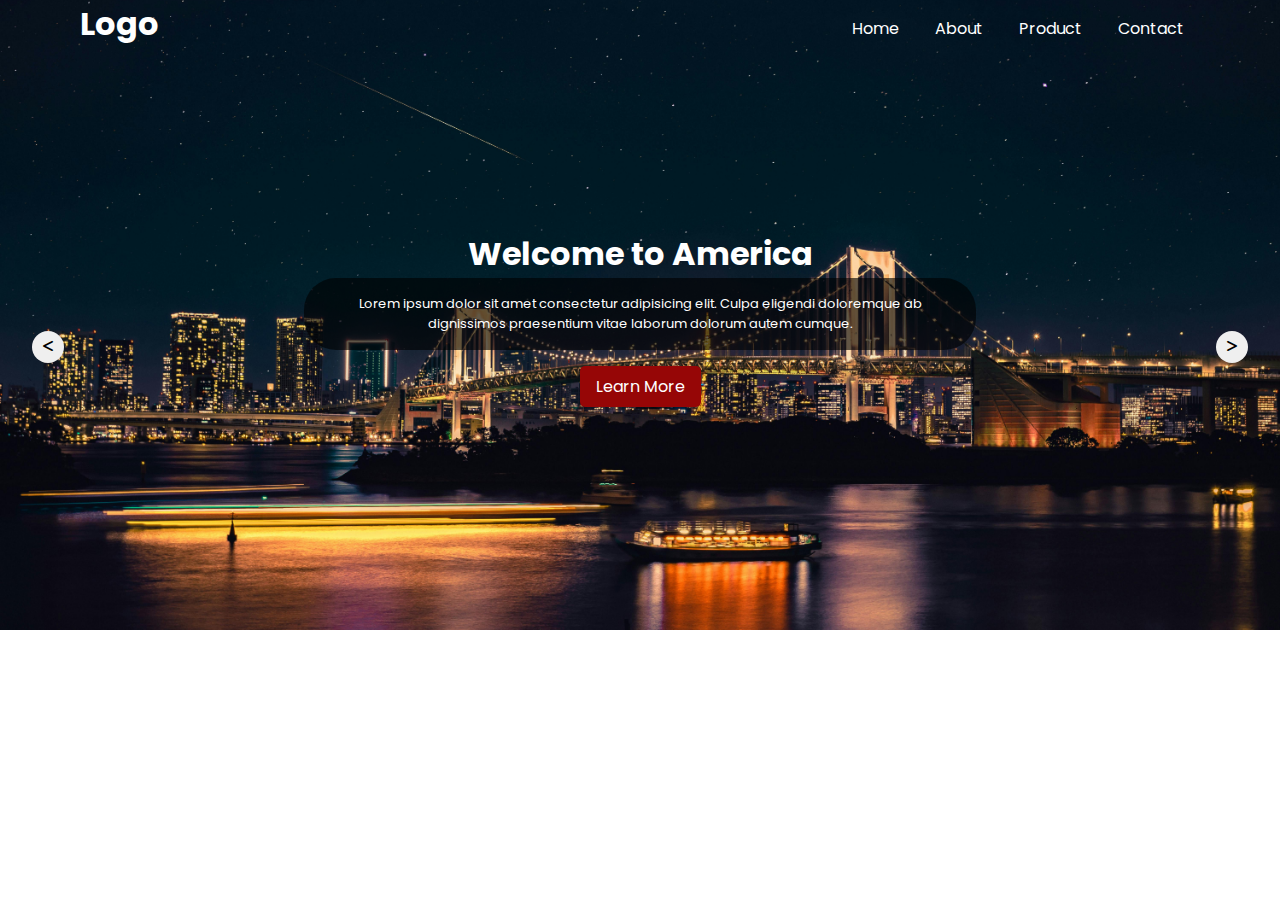
<file: index.html>
<!DOCTYPE html>
<html lang="en">

<head>
    <meta charset="UTF-8">
    <meta name="viewport" content="width=device-width, initial-scale=1.0">
    <title>Document</title>
    <link rel="stylesheet" href="./Slider.css">
    <link rel="stylesheet" href="./fontawesome-free-6.5.1-web/css/all.min.css">
    <link
        href="https://fonts.googleapis.com/css2?family=Montserrat:ital,wght@0,100..900;1,100..900&family=Noto+Sans:ital,wght@0,100..900;1,100..900&family=Open+Sans:ital,wght@0,300..800;1,300..800&family=Poppins:ital,wght@0,100;0,200;0,300;0,400;0,500;0,600;0,700;0,800;0,900;1,100;1,200;1,300;1,400;1,500;1,600;1,700;1,800;1,900&family=Radley:ital@0;1&family=Raleway:ital,wght@0,100..900;1,100..900&family=Roboto:ital,wght@0,100;0,300;0,400;0,500;0,700;0,900;1,100;1,300;1,400;1,500;1,700;1,900&display=swap"
        rel="stylesheet">
</head>

<body>

    <header>

        <div class="navbar">
            <h1>Logo</h1>

            <nav>
                <a href="Home">Home</a>
                <a href="About">About</a>
                <a href="Product">Product</a>
                <a href="Contact">Contact</a>
            </nav>

        </div>


        <section class="">


            <div class="slider">

                <div class="slide">
                    <img src="./IMAGES/pexels-1.jpg" alt="">
                    <div class="content">
                        <h3>Welcome to America</h3>
                        <p>Lorem ipsum dolor sit amet consectetur adipisicing elit. Culpa eligendi doloremque ab
                            dignissimos
                            praesentium
                            vitae laborum dolorum autem cumque.</p>
                        <button class="btn">Learn More</button>
                    </div>

                </div>

                <div class="slide">
                    <img src="./IMAGES/pexels-2.jpg" alt="">
                    <div class="content">
                        <h3>Welcome to America</h3>
                        <p>Lorem ipsum dolor sit amet consectetur adipisicing elit. Culpa eligendi doloremque ab
                            dignissimos
                            praesentium
                            vitae laborum dolorum autem cumque.</p>
                        <button class="btn">Learn More</button>
                    </div>

                </div>


                <div class="slide">
                    <img src="./IMAGES/pexels-3.jpg" alt="">
                    <div class="content">
                        <h3>Welcome to America</h3>
                        <p>Lorem ipsum dolor sit amet consectetur adipisicing elit. Culpa eligendi doloremque ab
                            dignissimos
                            praesentium
                            vitae laborum dolorum autem cumque.</p>
                        <button class="btn">Learn More</button>
                    </div>

                </div>



                <div class="slide">
                    <img src="./IMAGES/pexels-4.jpg" alt="">
                    <div class="content">
                        <h3>Welcome to America</h3>
                        <p>Lorem ipsum dolor sit amet consectetur adipisicing elit. Culpa eligendi doloremque ab
                            dignissimos
                            praesentium
                            vitae laborum dolorum autem cumque.</p>
                        <button class="btn">Learn More</button>
                    </div>

                </div>






            </div>




            <div class="controls">
                <button onclick="prevSlide()"> <i class="fa-solid fa-less-than"></i></button>
                <button onclick="nextSlide()"> <i class="fa-solid fa-greater-than"></i></button>
            </div>



        </section>
    </header>







    <script src="./Slider.js"></script>
</body>

</html>
</file>
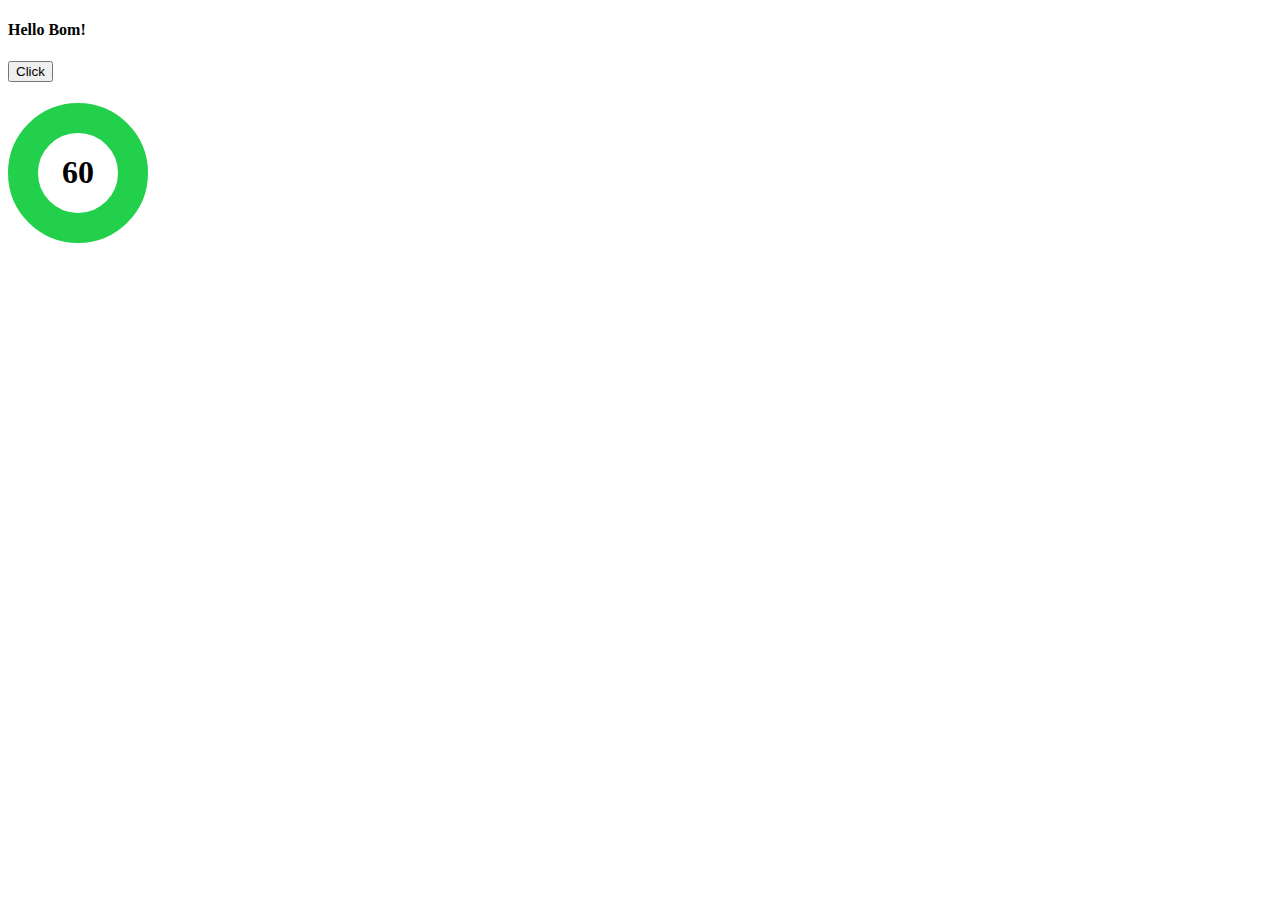
<file: bom.html>
<!DOCTYPE html>
<html lang="en">
<head>
    <meta charset="UTF-8">
    <meta name="viewport" content="width=
    , initial-scale=1.0">
    <title>Document</title>
</head>

<style>
    h1{
        width: 5rem;
        height: 5rem;
        border-radius: 50%;
        border: 30px solid #23d04b;
        display: flex;
        justify-content: center;
        align-items: center;
    }
</style>
<body>
    
<h4> Hello Bom!</h4>

<button>Click</button>

<h1>60</h1>


<script src="./bom.js"></script>
</body>
</html>
</file>
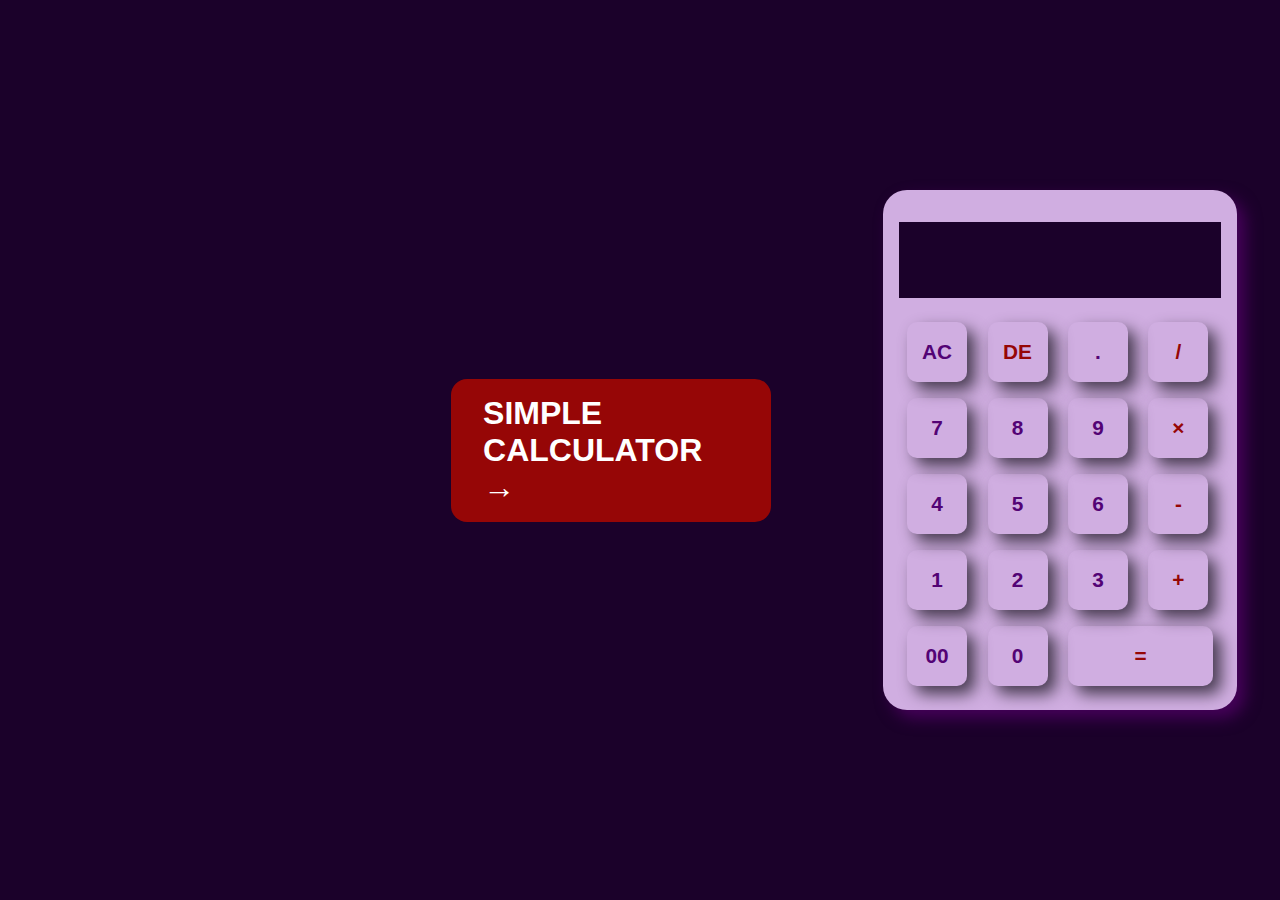
<file: cal.html>
<!DOCTYPE html>
<html lang="en">

<head>
    <meta charset="UTF-8">
    <meta name="viewport" content="width=device-width, initial-scale=1.0">
    <title>Document</title>
    <link rel="stylesheet" href="./cal.css">
</head>

<body>

    <div class="container">
        <h1>SIMPLE CALCULATOR  &#x2192;</h1>

        <div class="calculator">
            <form class="input">
                <div class="display">
                     <div><input type="text" name="display"></div> 
                

                </div>

                <div>
                    <input type="button" value="AC" onclick="display.value ='' ">
                    <input type="button" value="DE" onclick="display.value = display.value.toString().slice(0, -1)" class="operator">
                    <input type="button" value="." onclick="display.value +='.' ">
                    <input type="button" value="/" onclick="display.value +='/' " class="operator">
                </div>

                <div>
                    <input type="button" value="7" onclick="display.value +='7' ">
                    <input type="button" value="8" onclick="display.value +='8' ">
                    <input type="button" value="9" onclick="display.value +='9' ">
                    <input type="button" value="&#215;" onclick="display.value +='*' " class="operator">
                </div>

                <div>
                    <input type="button" value="4" onclick="display.value +='4' ">
                    <input type="button" value="5" onclick="display.value +='5' ">
                    <input type="button" value="6" onclick="display.value +='6' ">
                    <input type="button" value="-" onclick="display.value +='-' " class="operator">
                </div>

                <div>
                    <input type="button" value="1" onclick="display.value +='1' ">
                    <input type="button" value="2" onclick="display.value +='2' ">
                    <input type="button" value="3" onclick="display.value +='3' ">
                    <input type="button" value="+" onclick="display.value +='+' " class="operator">
                </div>

                <div>
                    <input type="button" value="00" onclick="display.value +='00' ">
                    <input type="button" value="0" onclick="display.value +='0' ">
                    <input type="button" value="="  onclick="display.value =eval(display.value)" class="equal operator">
                </div>



            </form>
        </div>


    </div>




</body>

</html>
</file>
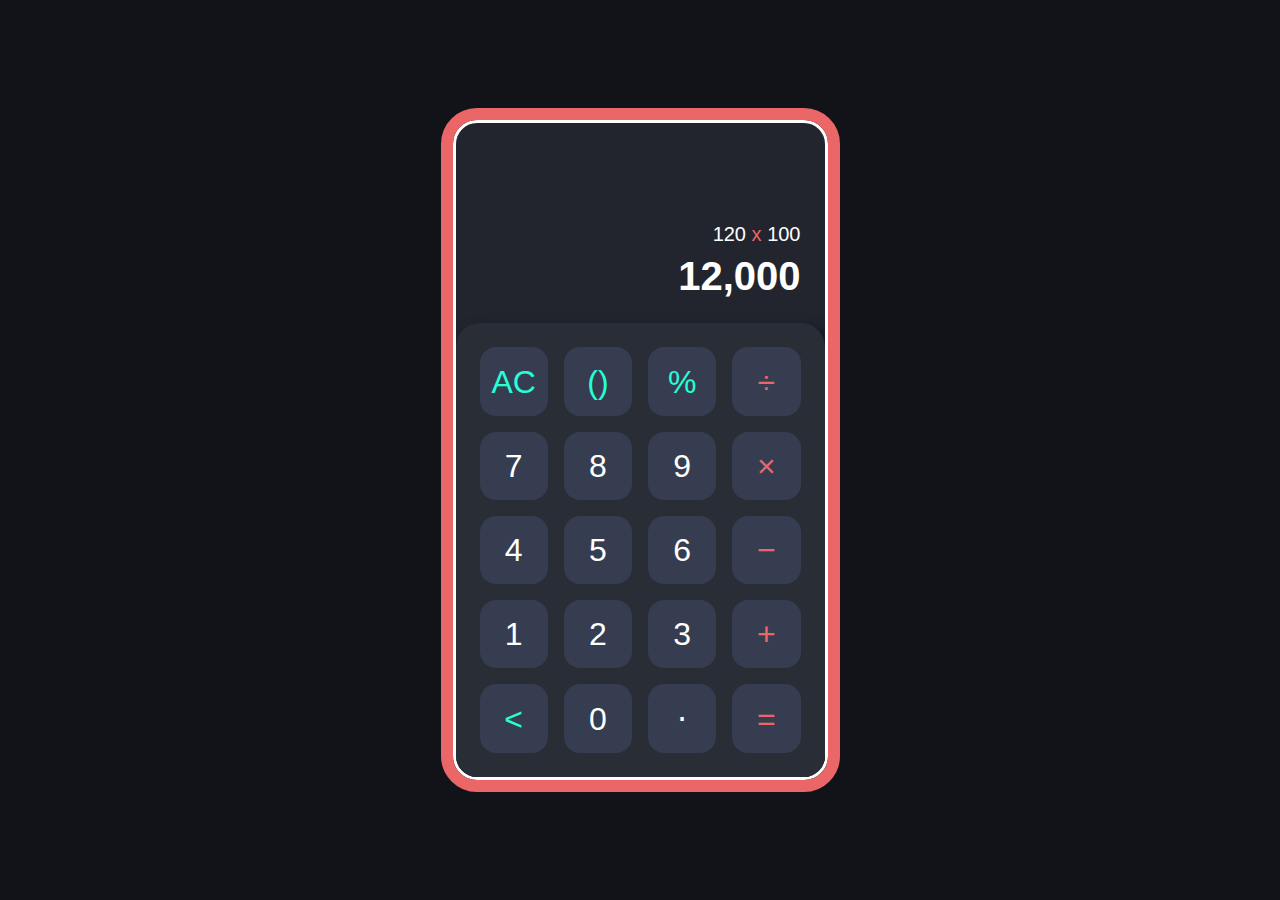
<file: Cal2.html>
<!DOCTYPE html>
<html lang="en">

<head>
    <meta charset="UTF-8">
    <meta name="viewport" content="width=device-width, initial-scale=1.0">
    <title></title>
    <link rel="stylesheet" href="./Cal2.css">
</head>

<body>



    <div class="app">


        <div class="calculator">
            <div class="display">
                <div class="content">
                    <!-- <div class="input"></div>
                    <div class="output"></div> -->
                    <div class="input">120 <span class="operator"> x </span>100</div>
                    <div class="output">12,000</div> 
                </div>

               

            </div>


            <div class="keys">

                <div data-key="clear" class="key actions">
                    <span class="index">AC</span>

                </div>

                <div data-key="brackets" class="key actions">
                    <span class="index">()</span>

                </div>

                <div data-key="percent" class="key actions">
                    <span class="index">%</span>

                </div>

                <div data-key="/" class="key operator">
                    <span class="sign">&#247;</span>

                </div>

                <div data-key="7" class="key action">
                    <span >7</span>

                </div>

                <div data-key="8" class="key action">
                    <span>8</span>

                </div>

                <div data-key="9" class="key action">
                    <span>9</span>

                </div>

                <div data-key="*" class="key operator">
                    <span class="sign">&#215;</span>

                </div>

                <div data-key="4" class="key action">
                    <span>4</span>

                </div>

                <div data-key="5" class="key action">
                    <span>5</span>

                </div>

                <div data-key="6" class="key action">
                    <span>6</span>

                </div>


                <div data-key="-" class="key operator">
                    <span class="sign">&minus;</span>

                </div>

                <div data-key="1" class="key action">
                    <span>1</span>

                </div>

                <div data-key="2" class="key action">
                    <span>2</span>

                </div>

                <div data-key="3" class="key action">
                    <span>3</span>

                </div>

                <div data-key="+" class="key operator">
                    <span class="sign">&plus;</span>

                </div>


                <div data-key="backspace" class="key actions">
                    <span class="index">&#60;</span>

                </div>

                <div data-key="0" class="key action">
                    <span>0</span>

                </div>

                <div data-key="." class="key action">
                    <span>&sdot;</span>

                </div>

                <div data-key="=" class="key operator">
                    <span class="sign">&equals;</span>

                </div>


            </div>




        </div>


    </div>





    <script src="./Cal2.js"></script>
</body>

</html>
</file>
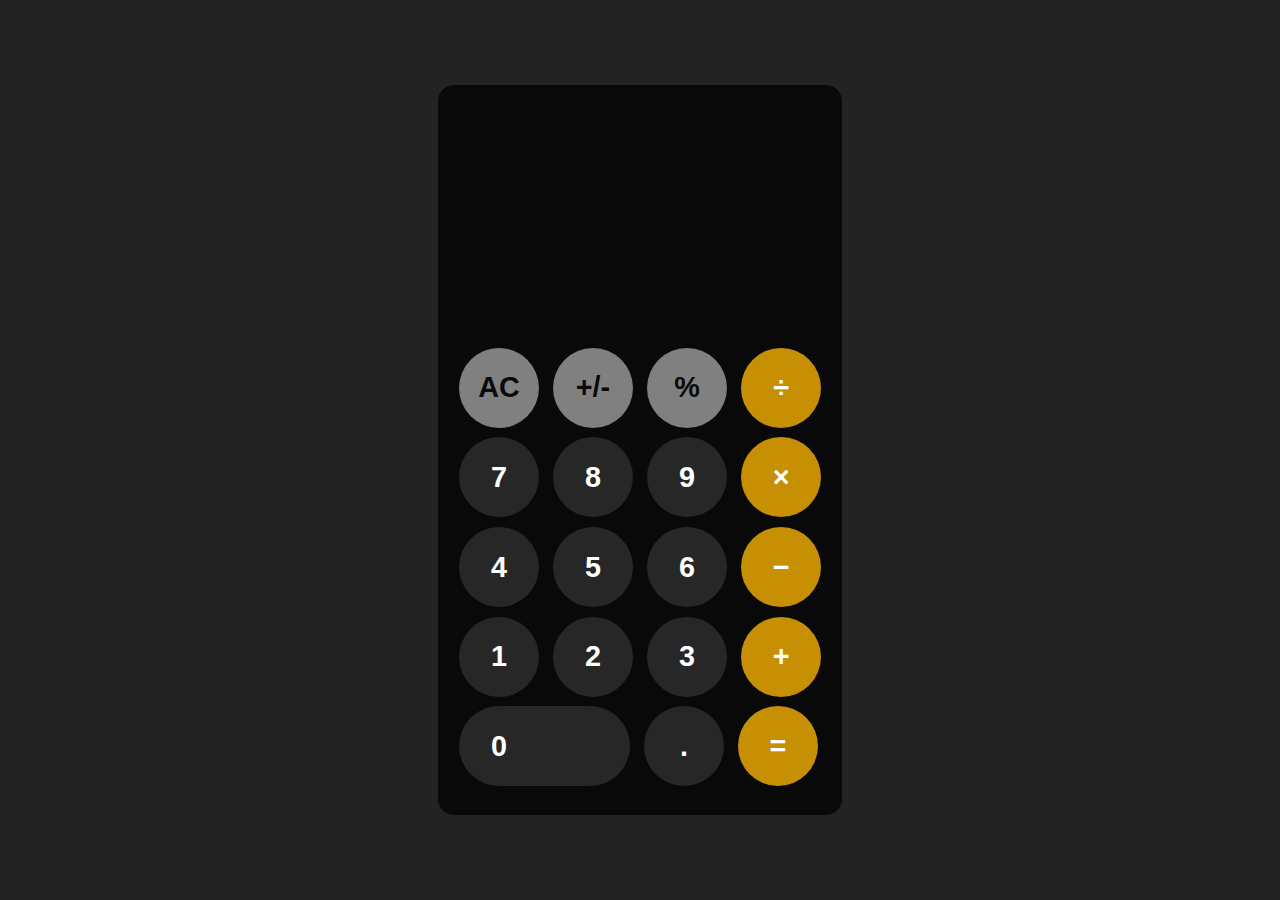
<file: cal3.html>
<!DOCTYPE html>
<html lang="en">
<head>
    <meta charset="UTF-8">
    <meta name="viewport" content="width=device-width, initial-scale=1.0">
    <title>CALCULATOR</title>
    <link rel="stylesheet" href="./cal3.css">
</head>
<body>
    <div class="container">
        <div class="calculator">

             <div class="display">
                    <input class="input" type="button" value="">
                </div>

            <form class="input">

                <div>
                    <input class="index" type="button" value="AC">
                    <input class="index" type="button" value="+/-">
                    <input class="index" type="button" value="%">
                    <input class="sign" type="button" value="&#247;">
                </div>

                <div>
                    <input type="button" value="7" onclick="display.value ='7' ">
                    <input type="button" value="8">
                    <input type="button" value="9">
                    <input class="sign" type="button" value="&#215;">
                </div>

                <div>
                    <input type="button" value="4">
                    <input type="button" value="5">
                    <input type="button" value="6">
                    <input class="sign" type="button" value="&minus;">
                </div>

                <div>
                    <input type="button" value="1">
                    <input type="button" value="2">
                    <input type="button" value="3">
                    <input class="sign" type="button" value="+">
                </div>

                
                <div>
                    <input class="zero" type="button" value="0">
                    <input type="button" value=".">
                    <input class="sign" type="button" value="&equals;">
                  
                </div>

            

            </form>
           

        </div>

    </div>

<script src="./cal3.js"></script>
    
</body>
</html>
</file>
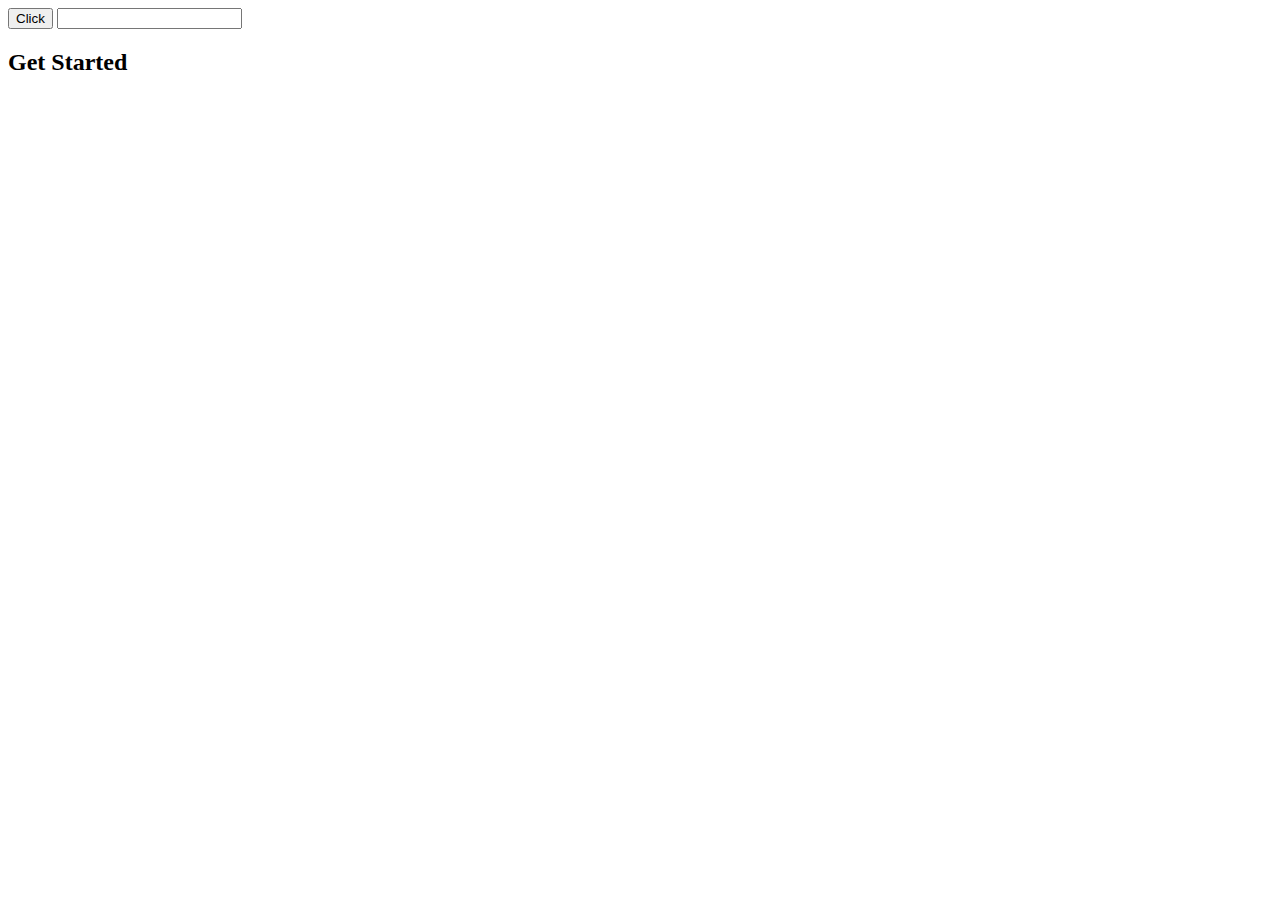
<file: dom.html>
<!DOCTYPE html>
<html lang="en">
<head>
    <meta charset="UTF-8">
    <meta name="viewport" content="width=device-width, initial-scale=1.0">
    <title>Document</title>
</head>
<body>

    <button id="btn"> Click</button>


    <input type="text">
    

    <h2 class="changetored"> Get Started </h2>

    <script src="./dom.js"></script>
</body>
</html>
</file>
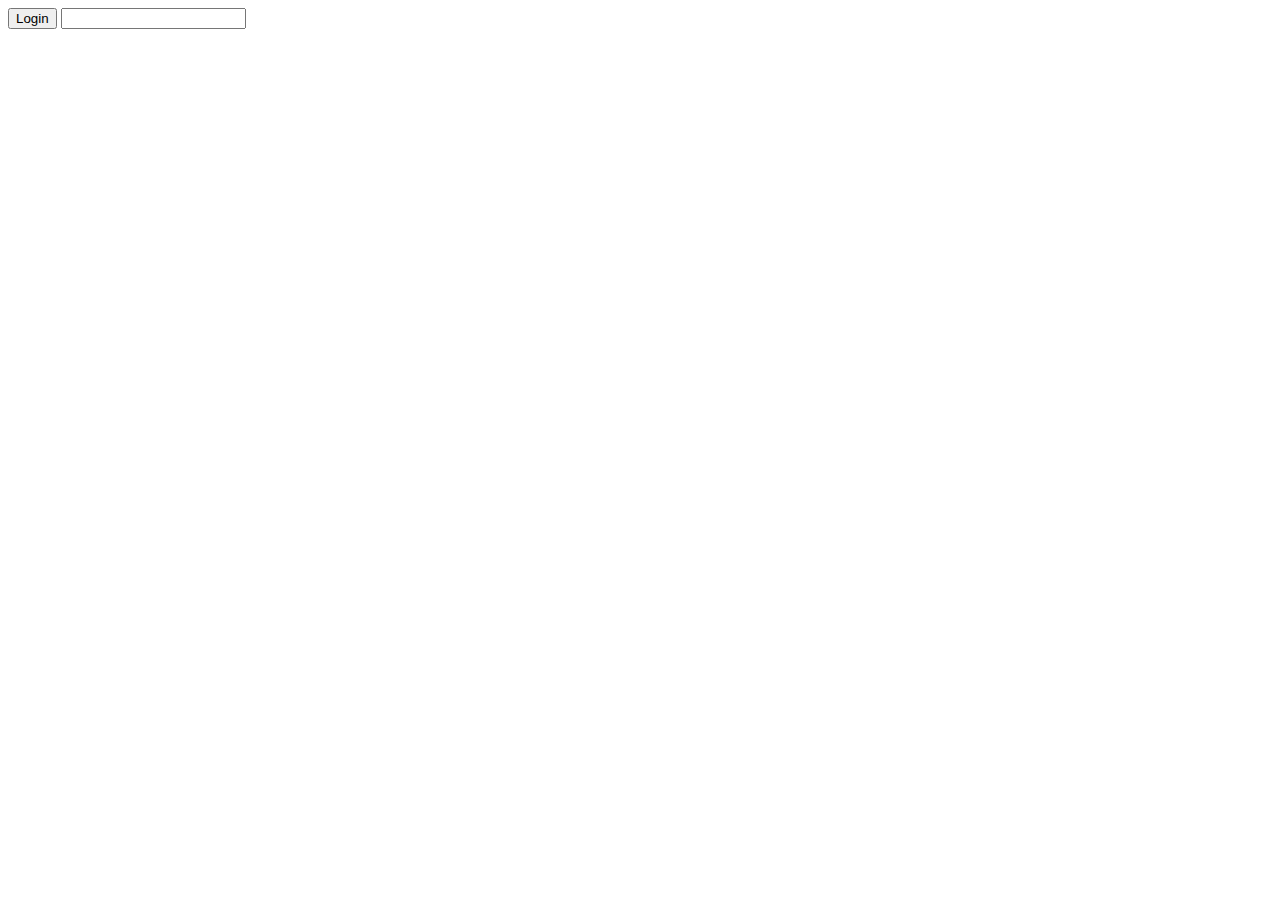
<file: event.html>
<!DOCTYPE html>
<html lang="en">
<head>
    <meta charset="UTF-8">
    <meta name="viewport" content="width=device-width, initial-scale=1.0">
    <title>Document</title>
</head>
<body>
    
<!-- <h1 onclick="greeting()">Event in JS</h1>
<button onclick="greeting()">Get started</button> -->

<button onmouseover="Login( 'john@example.com',  '12345')">Login</button>



<input type="text"onchange= "handleChange()">

    <script src="./event.js"></script>
</body>
</html>
</file>
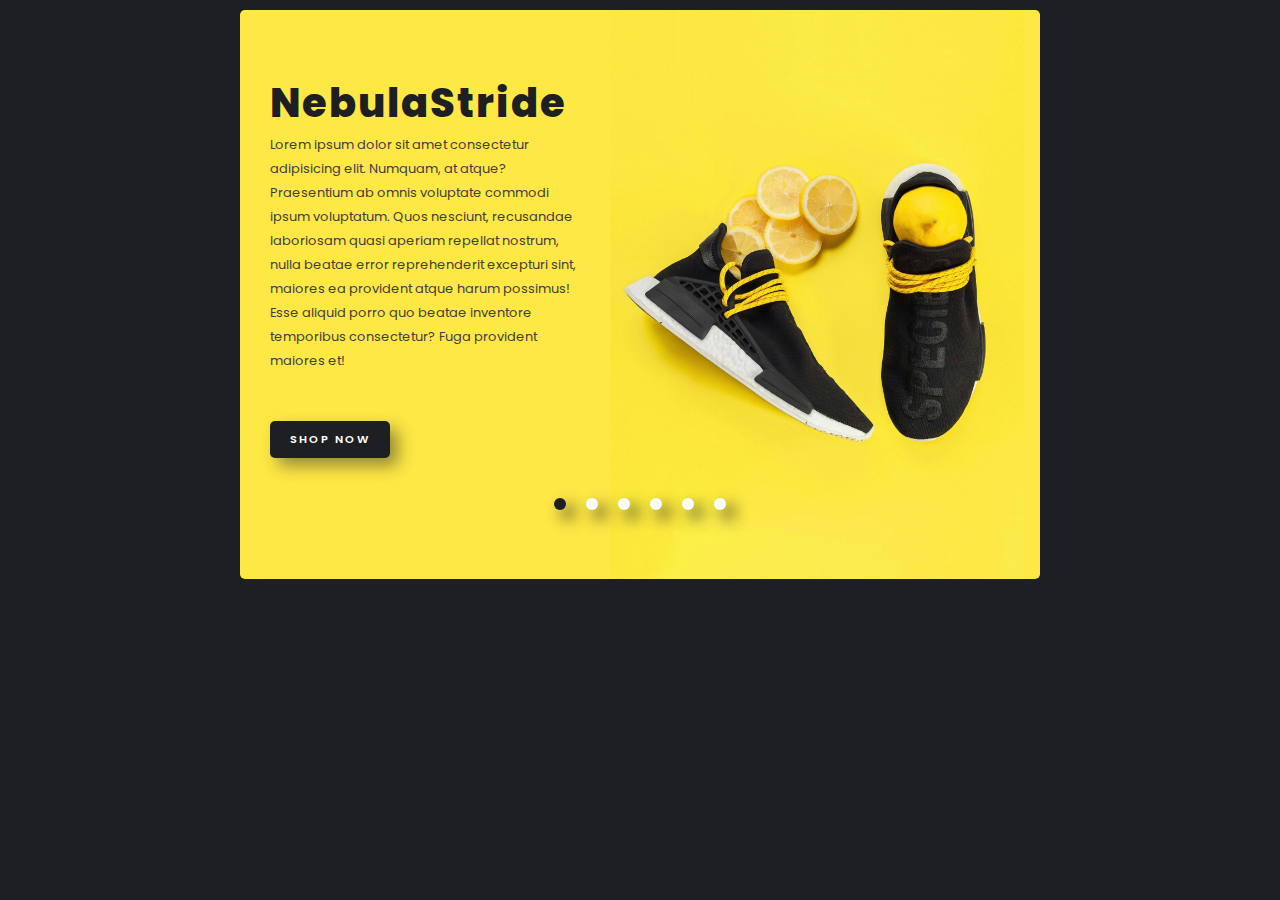
<file: Hero.html>
<!DOCTYPE html>
<html lang="en">
<head>
    <meta charset="UTF-8">
    <meta name="viewport" content="width=device-width, initial-scale=1.0">
    <title>Document</title>
    <link rel="stylesheet" href="./Hero.css">
   
<link href="https://fonts.googleapis.com/css2?family=Montserrat:ital,wght@0,100..900;1,100..900&family=Noto+Sans:ital,wght@0,100..900;1,100..900&family=Open+Sans:ital,wght@0,300..800;1,300..800&family=Poppins:ital,wght@0,100;0,200;0,300;0,400;0,500;0,600;0,700;0,800;0,900;1,100;1,200;1,300;1,400;1,500;1,600;1,700;1,800;1,900&family=Radley:ital@0;1&family=Raleway:ital,wght@0,100..900;1,100..900&family=Roboto:ital,wght@0,100;0,300;0,400;0,500;0,700;0,900;1,100;1,300;1,400;1,500;1,700;1,900&display=swap" rel="stylesheet">
</head>
<body>

    <div class="img-slider">

        <div class="slide active">
            <img src="./IMAGES/Sneakers 1.png" alt=" sneakers">
            <div class="info">
                <h2>NebulaStride</h2>
                <p>Lorem ipsum dolor sit amet consectetur adipisicing elit. Numquam, at atque? Praesentium ab omnis voluptate commodi ipsum voluptatum. Quos nesciunt, recusandae laboriosam quasi aperiam repellat nostrum, nulla beatae error reprehenderit excepturi sint, maiores ea provident atque harum possimus! Esse aliquid porro quo beatae inventore temporibus consectetur? Fuga provident maiores et!</p>
                <button>SHOP NOW</button>
            </div>
        </div>

        <div class="slide">
            <img src="./IMAGES/Sneakers 2.png" alt=" sneakers">
            <div class="info">
                <h2>ElectraSoles</h2>
                <p>Lorem ipsum dolor sit amet consectetur adipisicing elit. Numquam, at atque? Praesentium ab omnis voluptate commodi ipsum voluptatum. Quos nesciunt, recusandae laboriosam quasi aperiam repellat nostrum, nulla beatae error reprehenderit excepturi sint, maiores ea provident atque harum possimus! Esse aliquid porro quo beatae inventore temporibus consectetur? Fuga provident maiores et!</p>
                <button>SHOP NOW</button>
            </div>
        </div>

        <div class="slide">
            <img src="./IMAGES/Sneakers 3.png" alt=" sneakers">
            <div class="info">
                <h2>MysticGlide</h2>
                <p>Lorem ipsum dolor sit amet consectetur adipisicing elit. Numquam, at atque? Praesentium ab omnis voluptate commodi ipsum voluptatum. Quos nesciunt, recusandae laboriosam quasi aperiam repellat nostrum, nulla beatae error reprehenderit excepturi sint, maiores ea provident atque harum possimus! Esse aliquid porro quo beatae inventore temporibus consectetur? Fuga provident maiores et!</p>
                <button>SHOP NOW</button>
            </div>
        </div>

        <div class="slide">
            <img src="./IMAGES/Sneakers 4.png" alt=" sneakers">
            <div class="info">
                <h2>AeroFusion</h2>
                <p>Lorem ipsum dolor sit amet consectetur adipisicing elit. Numquam, at atque? Praesentium ab omnis voluptate commodi ipsum voluptatum. Quos nesciunt, recusandae laboriosam quasi aperiam repellat nostrum, nulla beatae error reprehenderit excepturi sint, maiores ea provident atque harum possimus! Esse aliquid porro quo beatae inventore temporibus consectetur? Fuga provident maiores et!</p>
                <button>SHOP NOW</button>
            </div>
        </div>

        <div class="slide">
            <img src="./IMAGES/Sneakers 5.png" alt=" sneakers">
            <div class="info">
                <h2>ChromaKicks</h2>
                <p>Lorem ipsum dolor sit amet consectetur adipisicing elit. Numquam, at atque? Praesentium ab omnis voluptate commodi ipsum voluptatum. Quos nesciunt, recusandae laboriosam quasi aperiam repellat nostrum, nulla beatae error reprehenderit excepturi sint, maiores ea provident atque harum possimus! Esse aliquid porro quo beatae inventore temporibus consectetur? Fuga provident maiores et!</p>
                <button>SHOP NOW</button>
            </div>
        </div>

        <div class="slide">
            <img src="./IMAGES/Sneakers 6.png" alt=" sneakers">
            <div class="info">
                <h2>SolarSprint</h2>
                <p>Lorem ipsum dolor sit amet consectetur adipisicing elit. Numquam, at atque? Praesentium ab omnis voluptate commodi ipsum voluptatum. Quos nesciunt, recusandae laboriosam quasi aperiam repellat nostrum, nulla beatae error reprehenderit excepturi sint, maiores ea provident atque harum possimus! Esse aliquid porro quo beatae inventore temporibus consectetur? Fuga provident maiores et!</p>
                <button>SHOP NOW</button>   
            </div>
        </div>

        <div class="navigation">
            <div class="btn active"></div>
            <div class="btn"></div>
            <div class="btn"></div>
            <div class="btn"></div>
            <div class="btn"></div>
            <div class="btn"></div>
        </div>

    </div>

    <script src="./Hero.js"></script>



    </script>
    
</body>
</html>
</file>
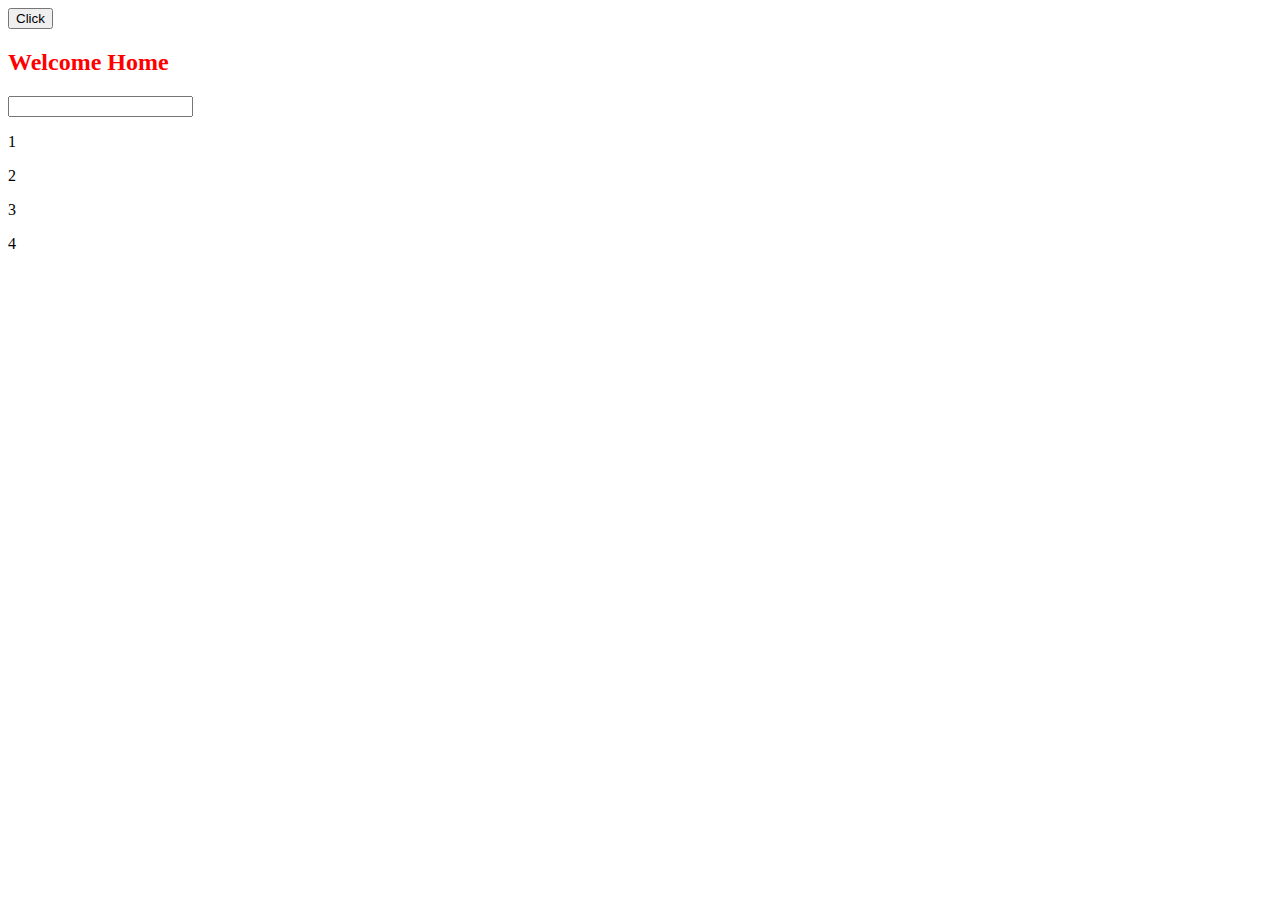
<file: practice.html>
<!DOCTYPE html>
<html lang="en">
<head>
    <meta charset="UTF-8">
    <meta name="viewport" content="width=device-width, initial-scale=1.0">
    <title>JS PRACTICE</title>
    <style>
        .changetored{
            color: rgb(255, 0, 0);
        }
    </style>
</head>
<body>
    
<button class="btn"> Click</button>

    <h2 class="changetored">Welcome Home</h2>

    <input type="text">


<p>1</p>
<p>2</p>
<p>3</p>
<p>4</p>






    <script src="./practice.js"></script>
</body>
</html>
</file>
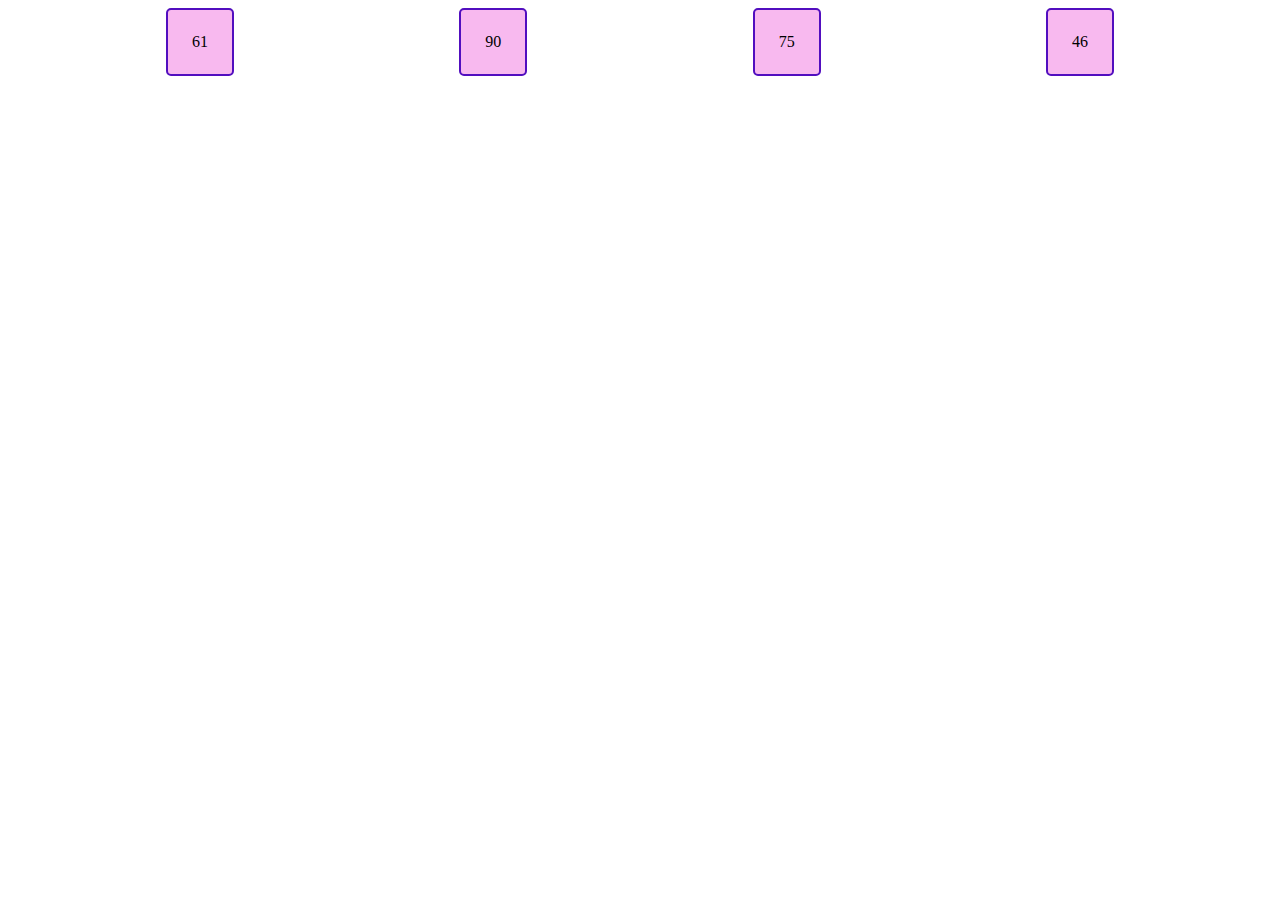
<file: project1.html>
<!DOCTYPE html>
<html lang="en">
<head>
    <meta charset="UTF-8">
    <meta name="viewport" content="width=device-width, initial-scale=1.0">
    <title>Document</title>

<style>

.box {
    display: flex;
    justify-content: space-between;
    align-items: center;
    width: 75%;
    margin: auto;
}


.box div {
    min-width: 4rem;
    height: 4rem;
    border-radius:5px ;
    border: 2px solid #520ebf;
    display: flex;
    align-items: center;
   background-color: #f8b9ef;
   justify-content: center;

}

</style>



</head>
<body>
    <div class="box">

      <div id="first"></div>
      <div id="second"></div>
      <div id="third"></div>
      <div id="fourth"></div>
    </div>
  


    <script src="./project1.js"></script>
</body>
</html>
</file>
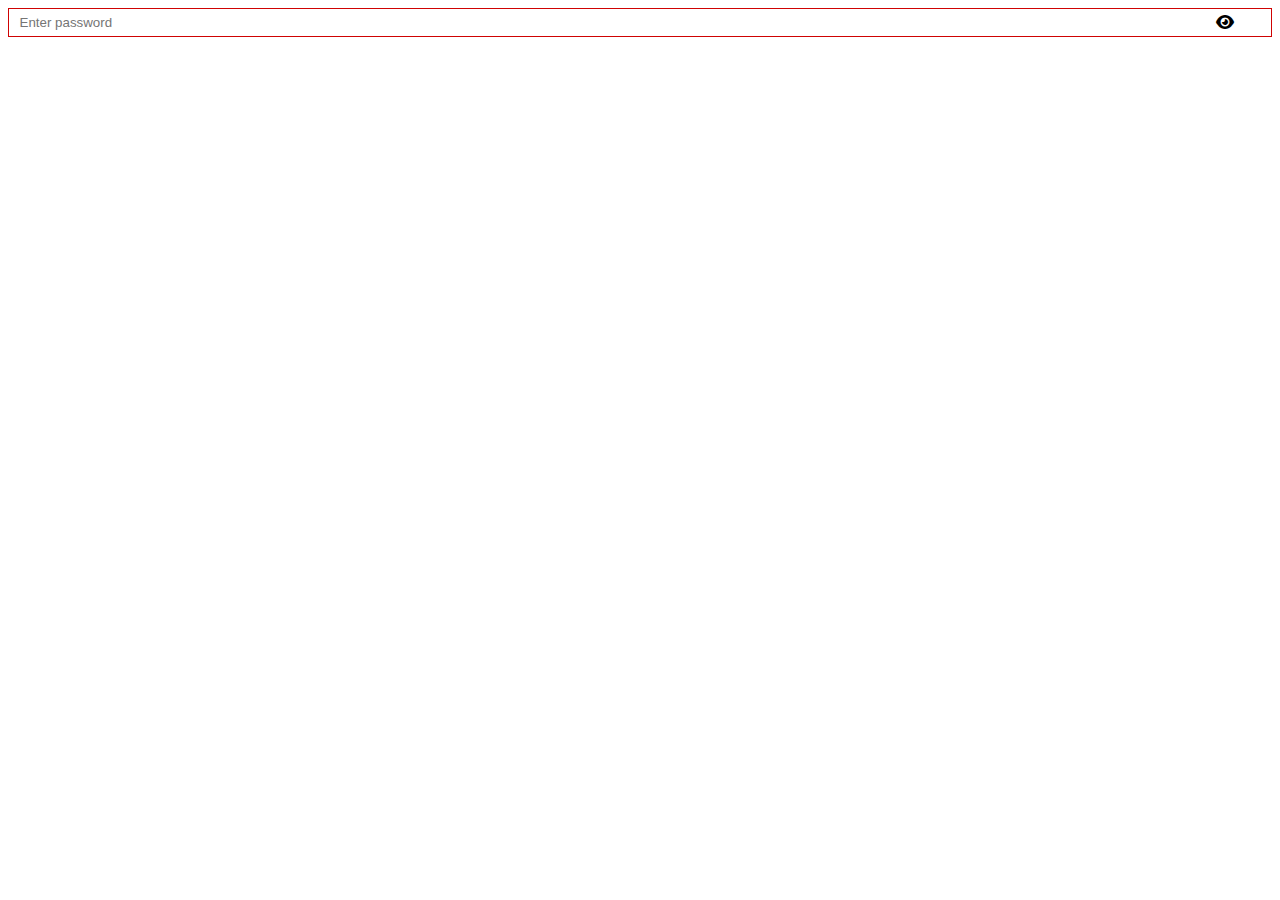
<file: project2.html>
<!DOCTYPE html>
<html lang="en">
<head>
    <meta charset="UTF-8">
    <meta name="viewport" content="width=device-width, initial-scale=1.0">
    <title>Document</title>
    <link rel="stylesheet" href="./fontawesome-free-6.5.1-web/css/all.css">

    <style>



       .fa-eye{
        position: relative;
        right: 2rem;
       }  


       input{
        border: none;
       }
       
       input:focus{
        border:none;
        outline: none;
       }

       div{
        width: 20;
        border:  0.1rem solid #cf0303;
        padding: 0.3rem;
        display: flex;
        justify-content: space-between;
        align-items: center;
       }
       
    </style>


</head>
<body>

    <div>
        <input  type="password" placeholder=" Enter password">
        <i class="fa-solid fa-eye"></i>
    
    </div>

    <script src="./project2.js"></script>
</body>
</html>
</file>
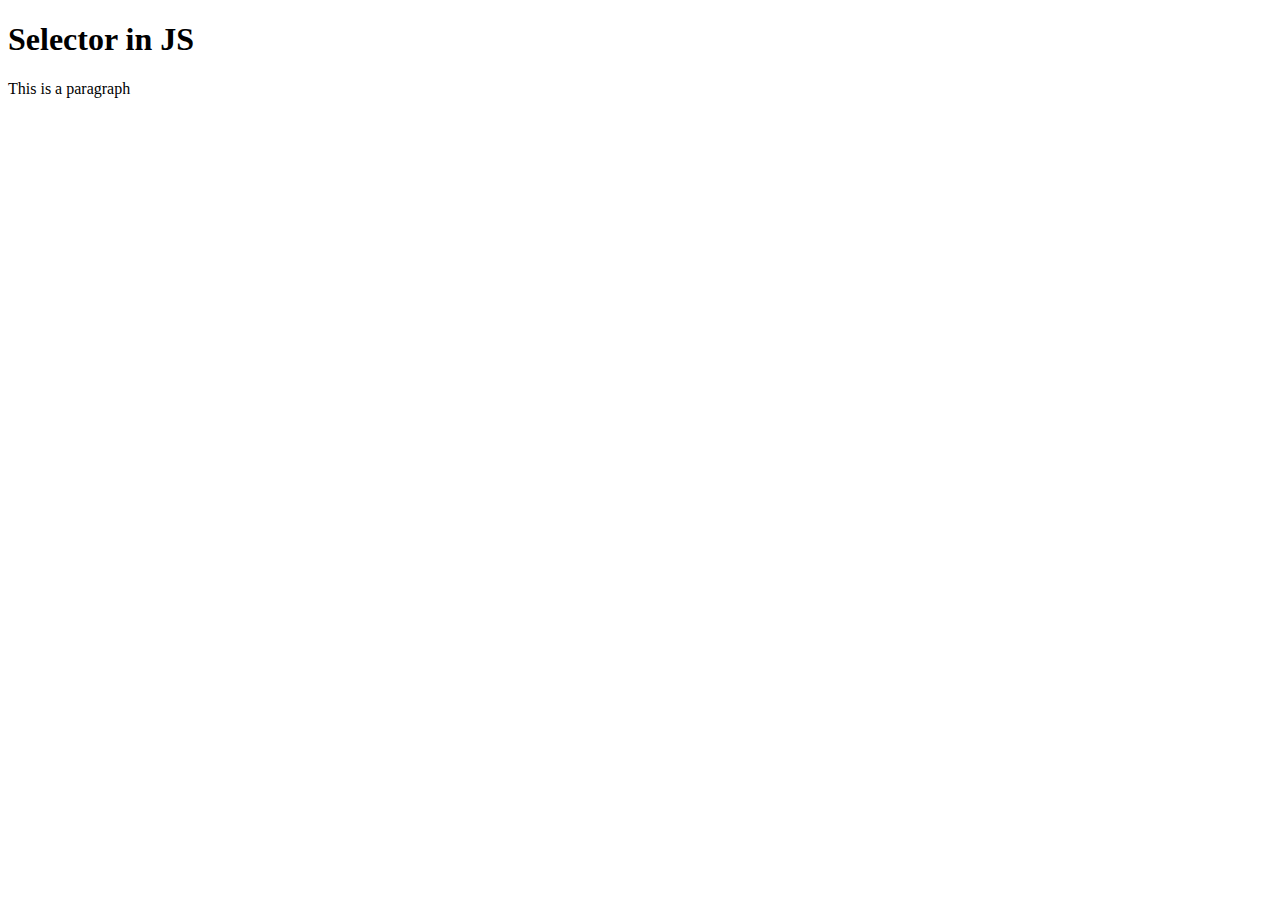
<file: selector.html>
<!DOCTYPE html>
<html lang="en">
<head>
    <meta charset="UTF-8">
    <meta name="viewport" content="width=device-width, initial-scale=1.0">
    <title>Document</title>
</head>
<body>
    
<!-- 
    <h1 id ="test">Selector in JS</h1>
    <p id ="test">This is a paragraph</p> -->


    
    <h1 class ="test">Selector in JS</h1>
    <p class ="test">This is a paragraph</p>





    <script src="./selector.js"></script>
</body>
</html>
</file>
<file: Slider.css>
* {
    margin: 0;
    padding: 0;
    box-sizing: 0;
    text-decoration: none;
    font-family: poppins;
}

.slide img {
    width: 100vw;
    height: 70vh;
    object-fit: cover;
}


section {
    position: absolute;
    top: 0;
    width: 100%;


}

.slider{
    position: relative;
    height: 70vh;
}

.slide {
    position: absolute;
    top: 0;
    display: none;


}


.navbar{
    color: #ffffff;
}

nav a{
    color: #ffffff;
}

.controls {
    padding: 2rem;
}

.controls button {
    position: absolute;
    top: 50%;
    transform: translateY(-50%);
    border: none;
    height: 2rem;
    width: 2rem;
    border-radius: 50%;
}



.controls button:hover {
    background-color: rgba(138, 133, 133, 0.5);
    color: rgb(255, 255, 255);
}

.controls button:last-child {
    right: 2rem;

}



.navbar {
    display: flex;
    justify-content: space-between;
    align-content: center;
    position: relative;
    top: 1rem;
    z-index: 10;
}


header h1 {

    padding-left: 5rem;
    margin-top: -1rem; 



    
}

header nav {
    padding-right: 5rem;
   
}



header nav a {
   text-align: center;
    margin: 1rem;

}


.slide .content{
    display: flex;
    justify-content:center;
    align-items: center;
    flex-direction: column;
    position:absolute;
     top:0;
     bottom: 0;
     left: 0;
     right: 0;
     margin: auto;
    color: #ffffff;
}



.content h3{
    font-size: 2rem;
   
} 

 .content p{
    font-size: 0.81rem;
    width: 50%;
    text-align: center;
    color: #ffffff;
    background-color: #0000009c;
    padding: 1rem 1rem;
    border-radius: 2rem;
} 

 .content .btn{
    background-color: #960606;
    border: none;
    color: #ffffff;
    padding: 0.5rem 1rem;
    border-radius: 5px;
    font-size: 1rem;
    margin-top: 1rem;
    cursor: pointer;
}

.content .btn:hover{
    background-color: #00000076;
}
</file>
<file: cal.css>
*{
    margin: 0;
    padding: 0;
    font-family: sans-serif;
    box-sizing: border-box;
}

.container{
    width: 200vh;
    height: 100vh;
    background-color: #1b012a;
    display: flex;
    align-items: center;
    justify-content: center;
}

h1{
    color: #ffffff;
    text-align: left;
    width: 20rem;
  position: relative;
  right:7rem;
  background-color: #960606;
  padding: 1rem 2rem;
  border-radius: 1rem;

}

.calculator{
    background: #d0aee1;
    padding: 1rem;
    border-radius: 1.5rem;
    box-shadow:0.5rem 0.5rem 1rem #47015b;
}

.calculator form input{
    border: 0;
    outline: 0;
    width: 60px;
    height: 60px;
    border-radius: 10px;
    box-shadow: 0.5rem 0.5rem 1rem #463a4f;
    background: transparent;
    font-size: 1.3rem;
    font-weight: 600;
    color: #530375;
    cursor: pointer;
    margin: 0.5rem;
} 

 form .display{
    display: flex;
    justify-content: flex-end;
    margin: 1rem 0;
    background-color: #1b012a;
  
}

form .display input{
    text-align: right;
    flex: 1;
    font-size: 1.5rem;
    color: #ffffff;
    box-shadow: none; 
}




form input.equal{ 
    width: 145px;
}

form input.operator{
    color: #960606;
}
</file>
<file: Cal2.css>
*{
    margin: 0;
    padding: 0;
    box-sizing: border-box;
    font-family: sans-serif;
}


.app {
    display: flex;
    justify-content: center;
    align-items: center;
    height: 100vh;
    background-color: #111318;
}


 .calculator {
    background-color: #22252d;
    width: 100%;
     max-width: 375px;
    min-height: 640px; 
    display: flex;
    flex-direction: column;
    border-radius:1.5rem ;
    overflow: hidden;
    border:0.2rem solid #ffffff;
    outline: 0.8rem solid #eb6666;
   
}


.display {
    min-height: 200px;
    padding: 1.5rem;
    display: flex;
    justify-content: flex-end;
    align-items: flex-end;
    color: #ffffff;
    text-align: right;
    flex: 1 1 0%;
    
  

}

.display .input {
    font-size:  1.25rem;
    margin-bottom: 0.5rem;
}

.display .output {
    font-size: 2.5rem;
    font-weight: 700;
    width: 100%;
    max-width: 100%;
    overflow: auto;
}

.display .operator {
    color: #eb6666;
}


.display .brackets,
.display .percent {
    color: #26fed7;
}


.keys{
    background-color: #292d36;
    padding: 1.5rem;
    border-radius:1.5rem 1.5rem 0 0; 
    display: grid;
    grid-template-columns: repeat(4, 1fr);
    grid-template-rows: repeat(5,1fr);
    grid-gap:1rem ;
    box-shadow: 0.5rem 0.5rem 1rem #001428;
}

.keys .key{
    position: relative;
    cursor: pointer;
    display: block;
    height: 0;
    padding-top: 100%; 
    background-color: #363d51;
    border-radius: 1rem;
    transition: 0.2rem;
    user-select: none;
}

.keys .key span{
    position:absolute ;
    top: 50%;
    left: 50%;
    transform: translate(-50%, -50%); 
    font-size: 2rem;
    font-weight: 6
    00;
    color: #ffffff;
}

.keys .key:hover{
    box-shadow: inset 0 0 1rem #6b6b6c;
}

.keys .key .sign{
    color: #eb6666;
}

.keys .key .index{
    color: #26fed7;
}
</file>
<file: cal3.css>
*{
    margin: 0;
    padding: 0;
    box-sizing: border-box;
    font-family: sans-serif;
}


.container {
    background: #232323;
    height: 100vh;
    width: 100vw;
    display: flex;
    align-items: center;
    justify-content: center;
}

.calculator{
    background: #090909;
    padding:10rem 1rem 1.5rem 1rem;
    border-radius:1rem ;
   overflow: hidden;
    
}

.calculator .display{
    display: flex;
    justify-content: flex-end;
    margin-bottom: 70px;
}

.display .input{
    text-align: right;
    background-color: transparent;
    border: none;
    color: #ffffff;
    font-weight: 700;
    font-size: 1.5rem;
    flex: 1;
    overflow: hidden;
}

.calculator form input{
    border: 0;
    outline: 0;
    width:80px;
    height: 80px;
    border-radius: 100%;
    background-color: #272727;
    color: #ffffff;
    font-weight: 700;
    font-size:1.8rem;
    margin:0.3rem;
    cursor: pointer;

}

.input .zero{
    width: 46%;
    border-radius:70rem;
    text-align: left;
    padding-left: 2rem;
}

.input .index{
   background-color: #818080; 
   color: #090909;

}


.input .sign{
    background-color: #c78f03;
   
}

.calculator form input:hover{
    background-color: #6b6969;
}

.calculator form input:active{
    background-color: #c9c5c5;
}
</file>
<file: Hero.css>
*{
    margin: 0;
    padding: 0;
    box-sizing: border-box;
    font-family:  "Poppins", sans-serif;
}

body{
    height: 100vh;
    display: flex;
    justify-content: center;
    align-content: center;
    background-color: #1d1f22;
}

.img-slider{
    position: relative;
    width: 800px;
    height: 500px;
    margin: 10px;

}


.img-slider .slide {
    z-index: 1;
    position: absolute;
    width: 100%;
    clip-path: circle(0% at 0 47%);
}

.img-slider .slide.active {
    clip-path: circle(150% at 0 50%);
    transition: 2s;
    transition-property: clip-path;

}

.img-slider .slide img{
    z-index: 1;
    width: 100%;
    border-radius: 5px;
}

.img-slider .slide .info{
    position: absolute;
    top:3rem;
    padding: 15px 30px;
    
}

.img-slider .slide .info h2{
    color: #1d1f22;
    font-size: 45px;
    font-weight: 800;
    letter-spacing: 2px;
    font-size: 2.5rem;
}

.img-slider .slide .info p{
    color: #3e3e3e;
    line-height: 1.5rem;
    font-size: 0.81rem;
    font-weight: 400;
    width: 20rem;

}


.img-slider .slide .info button {
    background-color: #1d1f22;
    color: #fff;
    border: none;
    border-radius: 5px;
    padding: 10px 20px;
    font-size: 0.7rem;
    font-weight: 600;
    letter-spacing: 2px;
    cursor: pointer;
    margin-top: 3rem;
     box-shadow: 0.5rem 0.5rem 1rem #1d1f2275 ;
}


.img-slider .navigation {
    z-index:2;
    position: absolute;
    display: flex;
    bottom: 30px;
    left: 50%;
    transform: translateX(-50%);

}


.img-slider .navigation .btn {
    background-color: #ffffff;
    width: 12px;
    height: 12px;
    margin: 10px;
    border-radius: 50%;
    cursor: pointer;
    position: relative;
    top: 2.5rem;
    box-shadow: 0.5rem 0.5rem 1rem #1d1f22 ;

}


.img-slider .navigation .btn.active{
    background-color: #1d1f22;
    box-shadow: #3f3f3f;
}


  @media(max-width: 400px) {

    .img-slider .slide img{
        z-index: 1;
        width: 100%;
        height: 650px;
        object-fit: cover;
        border-radius: 5px;
    }


    .img-slider .slide .info{
        position: absolute;
        top: 2rem;
        padding: 15px 30px;
        
    }

    .img-slider .navigation .btn {
        background-color: #ffffff;
        width: 12px;
        height: 12px;
        margin: 10px;
        border-radius: 50%;
        cursor: pointer;
        position: relative;
        top: 5rem;
        box-shadow: 0.5rem 0.5rem 1rem #1d1f22 ;
    
  }     


  
.img-slider .slide .info p{
    color: #3e3e3e;
    line-height: 1.5rem;
    font-size: 1rem;
    font-weight: 400;
    width: 15rem;

}

  }
    



  



  @media(max-width: 500px) {

    .img-slider .slide img{
        z-index: 1;
        width: 100%;
        height: 700px;
        object-fit: cover;
        border-radius: 5px;
    }


    .img-slider .slide .info{
        position: absolute;
        top: 2rem;
        padding: 15px 30px;
        
    }

    .img-slider .navigation .btn {
        background-color: #ffffff;
        width: 12px;
        height: 12px;
        margin: 10px;
        border-radius: 50%;
        cursor: pointer;
        position: relative;
        top: 9rem;
        box-shadow: 0.5rem 0.5rem 1rem #1d1f22 ;
    
  }     


  
.img-slider .slide .info p{
    color: #3e3e3e;
    line-height: 1.5rem;
    font-size: 1rem;
    font-weight: 400;
    width: 15rem;

}

.img-slider .slide .info h2{
    color: #1d1f22;
    font-size: 40px;
    font-weight: 800;
    letter-spacing: 2px;
}



.img-slider .slide .info button {
    background-color: #1d1f22;
    color: #fff;
    border: none;
    border-radius: 5px;
    padding: 10px 20px;
    font-size: 0.8rem;
    font-weight: 600;
    margin-top: 2rem;
    letter-spacing: 2px;
    cursor: pointer;
     box-shadow: 0.5rem 0.5rem 1rem #1d1f2275 ;
}



  }
</file>
